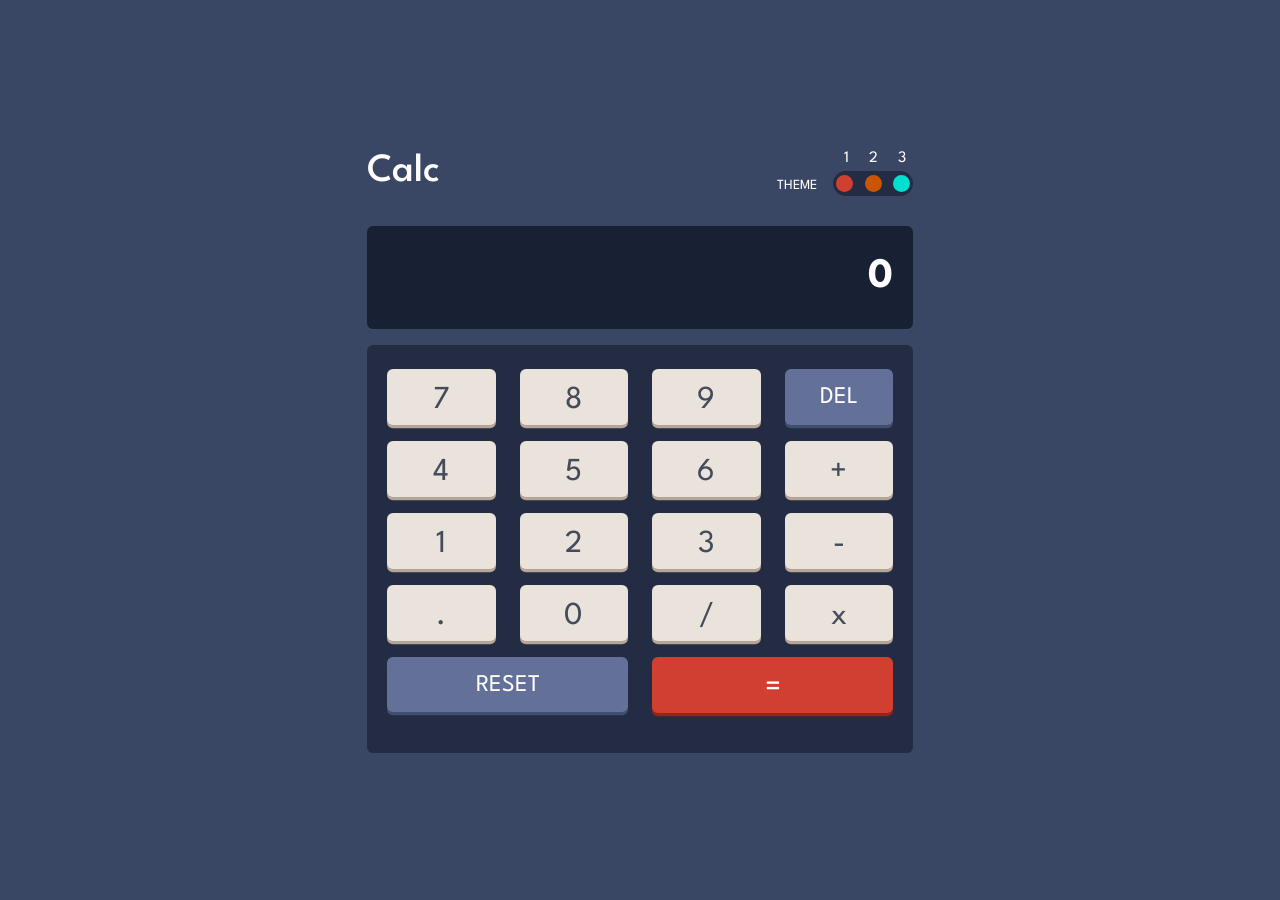
<file: index.html>
<!DOCTYPE html>
<html lang="en">
<head>
  <meta charset="UTF-8">
  <meta name="viewport" content="width=device-width, initial-scale=1.0"> <!-- displays site properly based on user's device -->

  <link rel="icon" type="image/png" sizes="32x32" href="./images/favicon-32x32.png">
  
  <title>Frontend Mentor | Calculator app</title>
  <link rel="stylesheet" href="./css/style.css">
  <!-- //switch color -->
  <link rel="stylesheet" href="./css/switch_stytle.css">
  <link rel="stylesheet" href="css/theme1.css" class="alternate-style" title="theme-1" disabled>
  <link rel="stylesheet" href="css/theme2.css" class="alternate-style" title="theme-2" disabled>
  <link rel="stylesheet" href="css/theme3.css" class="alternate-style" title="theme-3" disabled>



  <!-- Feel free to remove these styles or customise in your own stylesheet 👍 -->
  <style> </style>
</head>
<body class="body colorChange">
  <div role="main" class="container">
    <div class="row min-vh-100 justify-content-center align-items-center" >
      <div class="col-11 col-md-8 col-lg-6" style="padding-top: 50px; padding-bottom: 50px;">
        <div>
          <!-- //header  -->
          <div class="header d-flex justify-content-between align-items-end">
            <h1 class="mb-0 ">Calc</h1>
            <div class="d-flex align-items-end">
              <small class="me-3">THEME</small>
               <div>
                <div class="text-center">
                  <span class="me-3 ms-1">1</span>
                  <span class="me-3">2</span>
                  <span>3</span>
                </div>
                <div class="color rounded-pill">
                  <span class="color-theme theme-1" onclick="setActive('theme-1')"></span>
                  <span class="color-theme theme-2" onclick="setActiveStyle('theme-2')"></span>
                  <span class="color-theme theme-3" onclick="setActiveStyle('theme-3')"></span>
                </div>
               </div>
            </div>
          </div>
          <!-- //result  -->
          <div class="result rounded col-12" >
            0
          </div>
          <!-- //Calculator body  -->
          <div class=" row mx-0 no-gutters numArray1 py-4 px-2  rounded mt-3">
            <div class="calcArr1 col-3 text-center">
              <div class="key pt-2 mb-3 rounded" onclick="showDisplay(7)">7</div>
            </div>
            <div class="calcArr1 col-3 text-center">
              <div class="key pt-2 mb-3 rounded" onclick="showDisplay(8)">8</div>
            </div>
            <div class="calcArr1 col-3 text-center">
              <div class="key pt-2 mb-3 rounded" onclick="showDisplay(9)">9</div>
            </div>
            <div class="calcArr1 col-3 text-center">
              <div class="key del mb-3 rounded" id="del" onclick="del()">DEL</div>
            </div>
            <div class="calcArr1 col-3 text-center">
              <div class="key pt-2 mb-3 rounded" onclick="showDisplay(4)">4</div>
            </div>
            <div class="calcArr1 col-3 text-center">
              <div class="key pt-2 mb-3 rounded" onclick="showDisplay(5)">5</div>
            </div>
            <div class="calcArr1 col-3 text-center">
              <div class="key pt-2 mb-3 rounded" onclick="showDisplay(6)">6</div>
            </div>
            <div class="calcArr1 col-3 text-center">
              <div class="key pt-2 mb-3 rounded" onclick="showDisplay('+')">+</div>
            </div>
            <div class="calcArr1 col-3 text-center">
              <div class="key pt-2 mb-3 rounded" onclick="showDisplay(1)">1</div>
            </div>
            <div class="calcArr1 col-3 text-center">
              <div class="key pt-2 mb-3 rounded" onclick="showDisplay(2)">2</div>
            </div>
            <div class="calcArr1 col-3 text-center">
              <div class="key pt-2 mb-3 rounded" onclick="showDisplay(3)">3</div>
            </div>
            <div class="calcArr1 col-3 text-center">
              <div class="key pt-2 mb-3 rounded" onclick="showDisplay('-')">-</div>
            </div>
            <div class="calcArr1 col-3 text-center">
              <div class="key pt-2 mb-3 rounded" onclick="dot('.')">.</div>
            </div>
            <div class="calcArr1 col-3 text-center">
              <div class="key pt-2 mb-3 rounded" onclick="showDisplay(0)">0</div>
            </div>
            <div class="calcArr1 col-3 text-center">
              <div class="key pt-2 mb-3 rounded" onclick="showDisplay('/')">/</div>
            </div>
            <div class="calcArr1 col-3 text-center">
              <div class="key pt-2 mb-3 rounded" onclick="showDisplay('*')">x</div>
            </div>
            <div class="calcArr2 col-6 text-center">
              <div class="key del mb-3 rounded" id="res" onclick="res()">RESET</div>
          </div>
          <div class="calcArr2 col-6 text-center">
            <div class="key pt-2 mb-3 rounded" id="eql" onclick="calc()">=</div>
        </div>
          </div>
        </div>
      </div>
    </div>
  </div>
  <script src="./js/app.js"></script>
  <script src="./js/switch.js"></script>
</body>
</html>
</file>
<file: css/switch_stytle.css>
:root
{
    --theme-1: hsl(6, 63%, 50%);
    --theme-2: hsl(25, 98%, 40%);
    --theme-3: hsl(176, 100%, 44%);
}

/* //switch color  */
.header .color
{
    width: 80px;
    height: 25px;
    background: var(--toggle-bg);
    display: flex;
    flex-wrap: wrap;
    justify-content: space-between;
    align-items: center;
}
.color span
{
    width: 17px;
    height: 17px;
    border-radius: 50%;
    display: inline-block;
    margin: 3px;
}
.color .theme-1{
    background: var(--theme-1) !important;
}
.color .theme-2{
    background: var(--theme-2) !important;
}
.color .theme-3{
    background: var(--theme-3) !important;
    
}
</file>
<file: css/theme1.css>
:root
{   
    /* //bg color*/
    --main-bg:hsl(222, 26%, 31%);
    --toggle-bg:hsl(223, 31%, 20%);
    --screen-bg: hsl(224, 36%, 15%);
    /* //key color*/
    --key-del:hsl(225, 21%, 49%);
    --key-del-shadow:hsl(224, 28%, 35%);

    --key-red:hsl(6, 63%, 50%);
    --key-red-shadow:hsl(6, 70%, 34%);

    --key-num:hsl(30, 25%, 89%);
    --key-num-shadow: hsl(28, 16%, 65%);

    /* //hover */
    --key-num-hover: hsl(30, 25%, 100%);
    --key-red-hover:hsl(6, 62%, 54%);
    --key-del-hover: hsl(225, 26%, 59%);

    /* text-color  */
    --text-color: hsl(221, 14%, 31%);
    --text-white:hsl(0, 0%, 100%);
}
</file>
<file: css/theme2.css>
:root
{
    /* //bg color  */
    --main-bg:hsl(0, 0%, 90%);
    --toggle-bg:hsl(0, 5%, 81%);
    --screen-bg: hsl(0, 0%, 93%);
    /* //key color  */  
    --key-del:hsl(185, 42%, 37%);
    --key-del-shadow:hsl(185, 58%, 25%);
    
    --key-red:hsl(25, 98%, 40%);
    --key-red-shadow:hsl(25, 99%, 27%);

    --key-num:  hsl(45, 7%, 89%);
    --key-num-shadow: hsl(35, 11%, 61%);

    /* //hover */
    --key-num-hover: hsl(45, 10%, 98%);
    --key-red-hover:hsl(25, 72%, 54%);
    --key-del-hover: hsl(185, 42%, 49%);

    /* text color  */
    --text-color: hsl(60, 10%, 19%);
    --text-white:hsl(0, 0%, 100%);
}
</file>
<file: css/theme3.css>
:root
{
    /* //bg color  */
    --main-bg: hsl(268, 75%, 9%);
    --toggle-bg:hsl(268, 71%, 12%);
    --screen-bg: hsl(268, 71%, 12%);
    /* //key color  */
    --key-del:hsl(281, 89%, 26%);
    --key-del-shadow: hsl(285, 91%, 52%);
    
    --key-red:hsl(176, 100%, 44%);
    --key-red-shadow: hsl(177, 92%, 70%);

    --key-num:  hsl(268, 47%, 21%);
    --key-num-shadow: hsl(290, 70%, 36%);

    
    /* //hover */
    --key-num-hover: hsl(268, 47%, 41%);
    --key-red-hover:hsl(176, 100%, 54%);
    --key-del-hover: hsl(281, 89%, 36%);

    /* text color  */
    --text-dark:    hsl(198, 20%, 13%);
    --text-white:hsl(0, 0%, 100%);
    --text-color: hsl(52, 100%, 62%);
}
</file>
<file: css/style.css>
@import url('https://fonts.googleapis.com/css2?family=League+Spartan:wght@700&display=swap');
@import url(bootstrap.css);
@import url(theme1.css);

body
{
    margin: 0;
    padding: 0;
    box-sizing: border-box;
    color: var(--text-color);
    background: var(--main-bg);
    font-family: 'League Spartan';
}
/* //header  */
.colorChange{
    color: var(--text-white);
}

/* //result  */
.result
{
    background: var(--screen-bg);
    /* color: var(--text-color); */
    margin-top: 30px;
    padding: 20px;
    overflow: hidden;
    font-weight: bolder;
    text-align: end;
    font-size: 42px;
    cursor: pointer;
}

/* //key  */
.key{
    font-size: 32px;
}
.key:hover{
    background: var(--key-num-hover);
}
#eql:hover{
    background: var(--key-red-hover);
}
.del:hover{
    background: var(--key-del-hover) !important;
}
#res{
    font-size: 24px !important;
    padding: 0.58rem;
}
#del{
    font-size: 24px !important;
    padding: 0.65rem;
}
.numArray1{
    background-color: var(--toggle-bg);
}
.calcArr1 div{
    background-color: var(--key-num);
    color: var(--text-color);
    box-shadow: 0 0.2rem var(--key-num-shadow);
}
.calcArr2 div{
    background-color: var(--key-red);
    color: var(--text-white);
    box-shadow: 0 0.2rem var(--key-red-shadow);
}
.calcArr{
    background-color: var(--key-del) !important;
    color: var(--text-white) !important;
    box-shadow: 0 0.2rem var(--key-del-shadow) !important;
}
</file>
